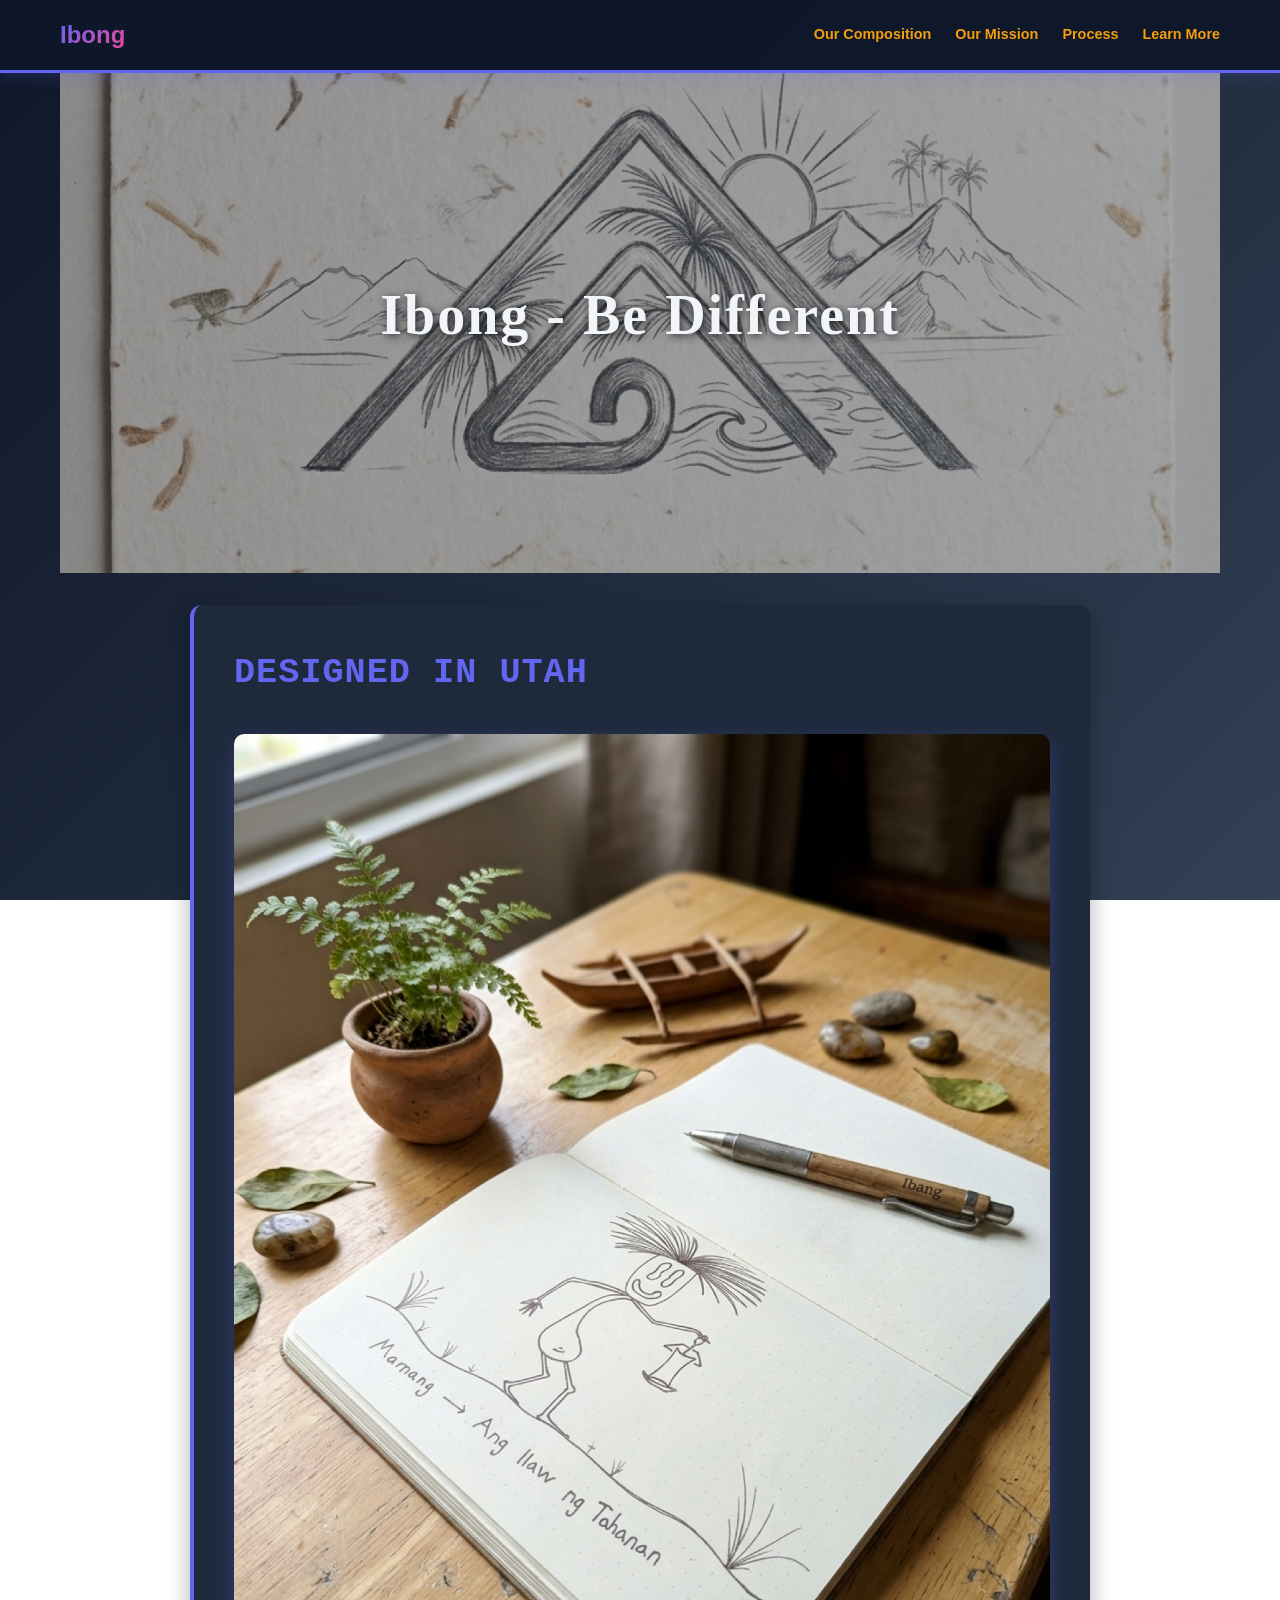
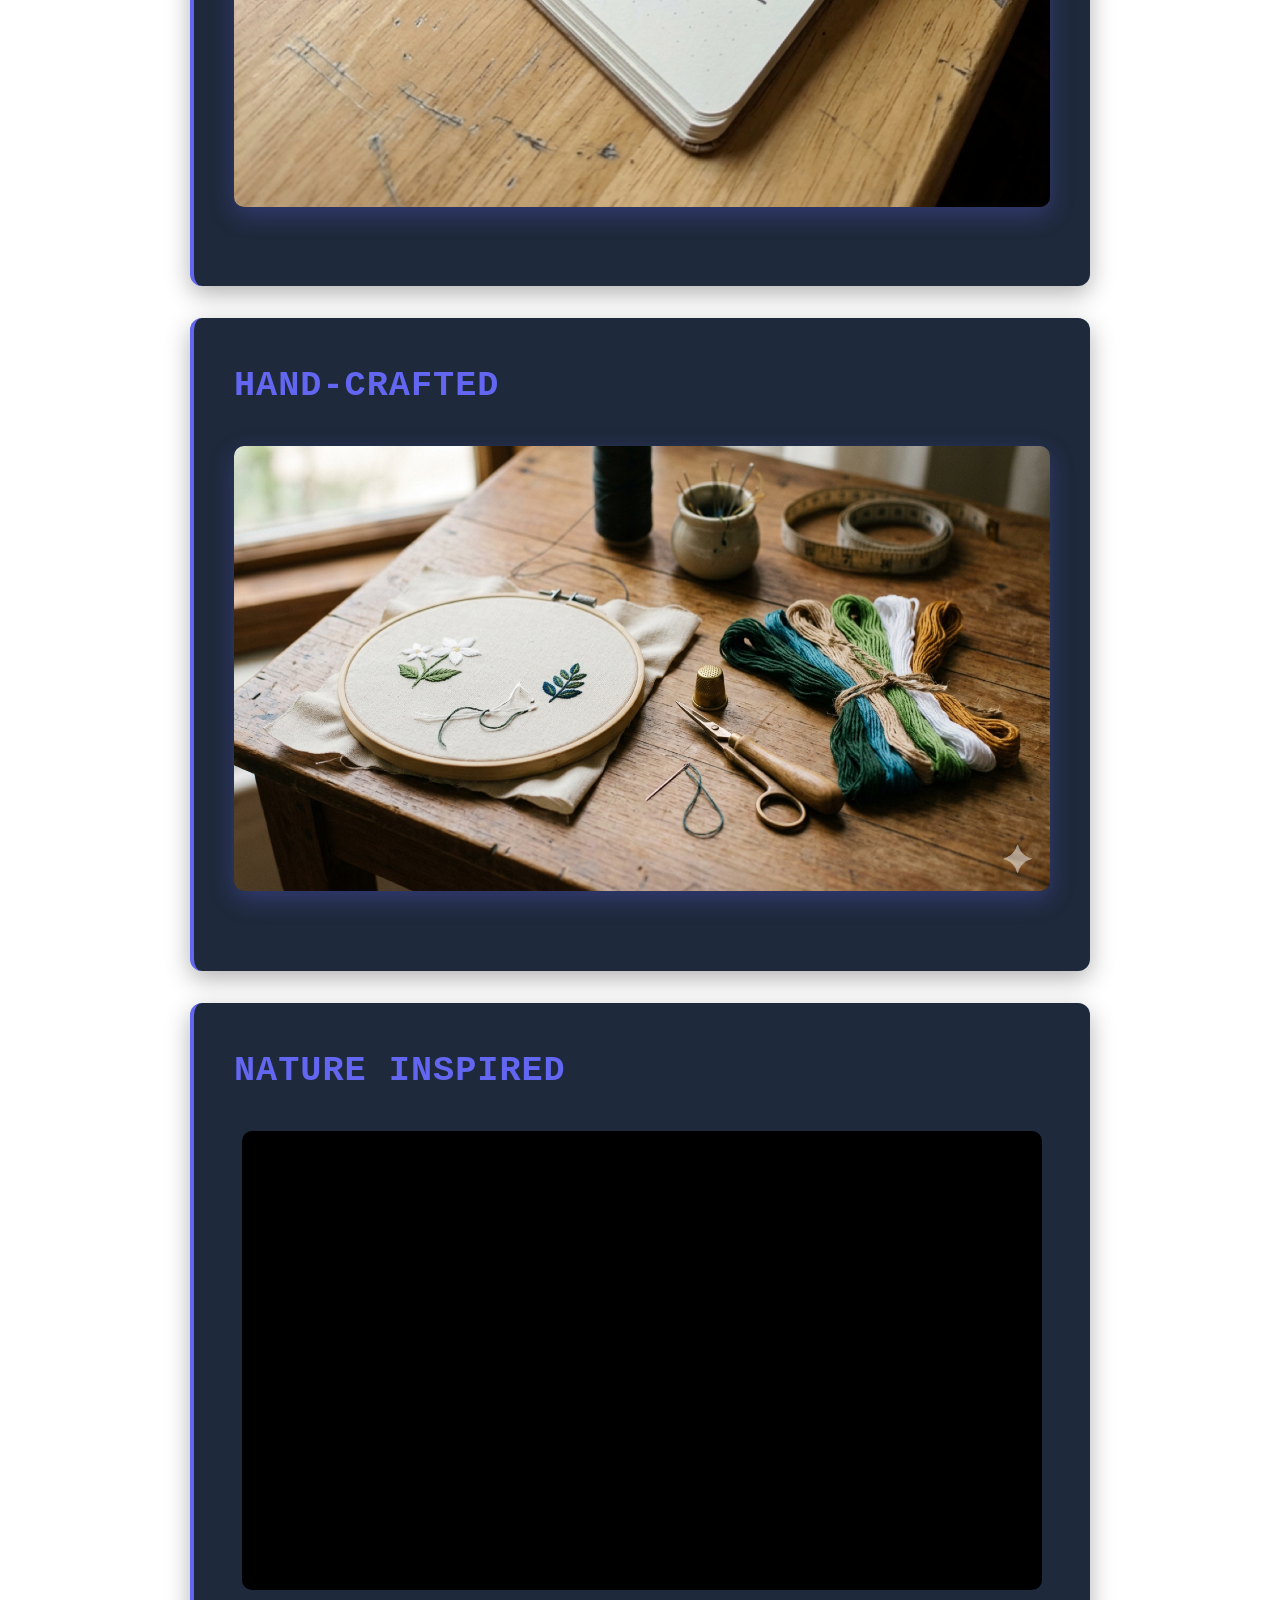
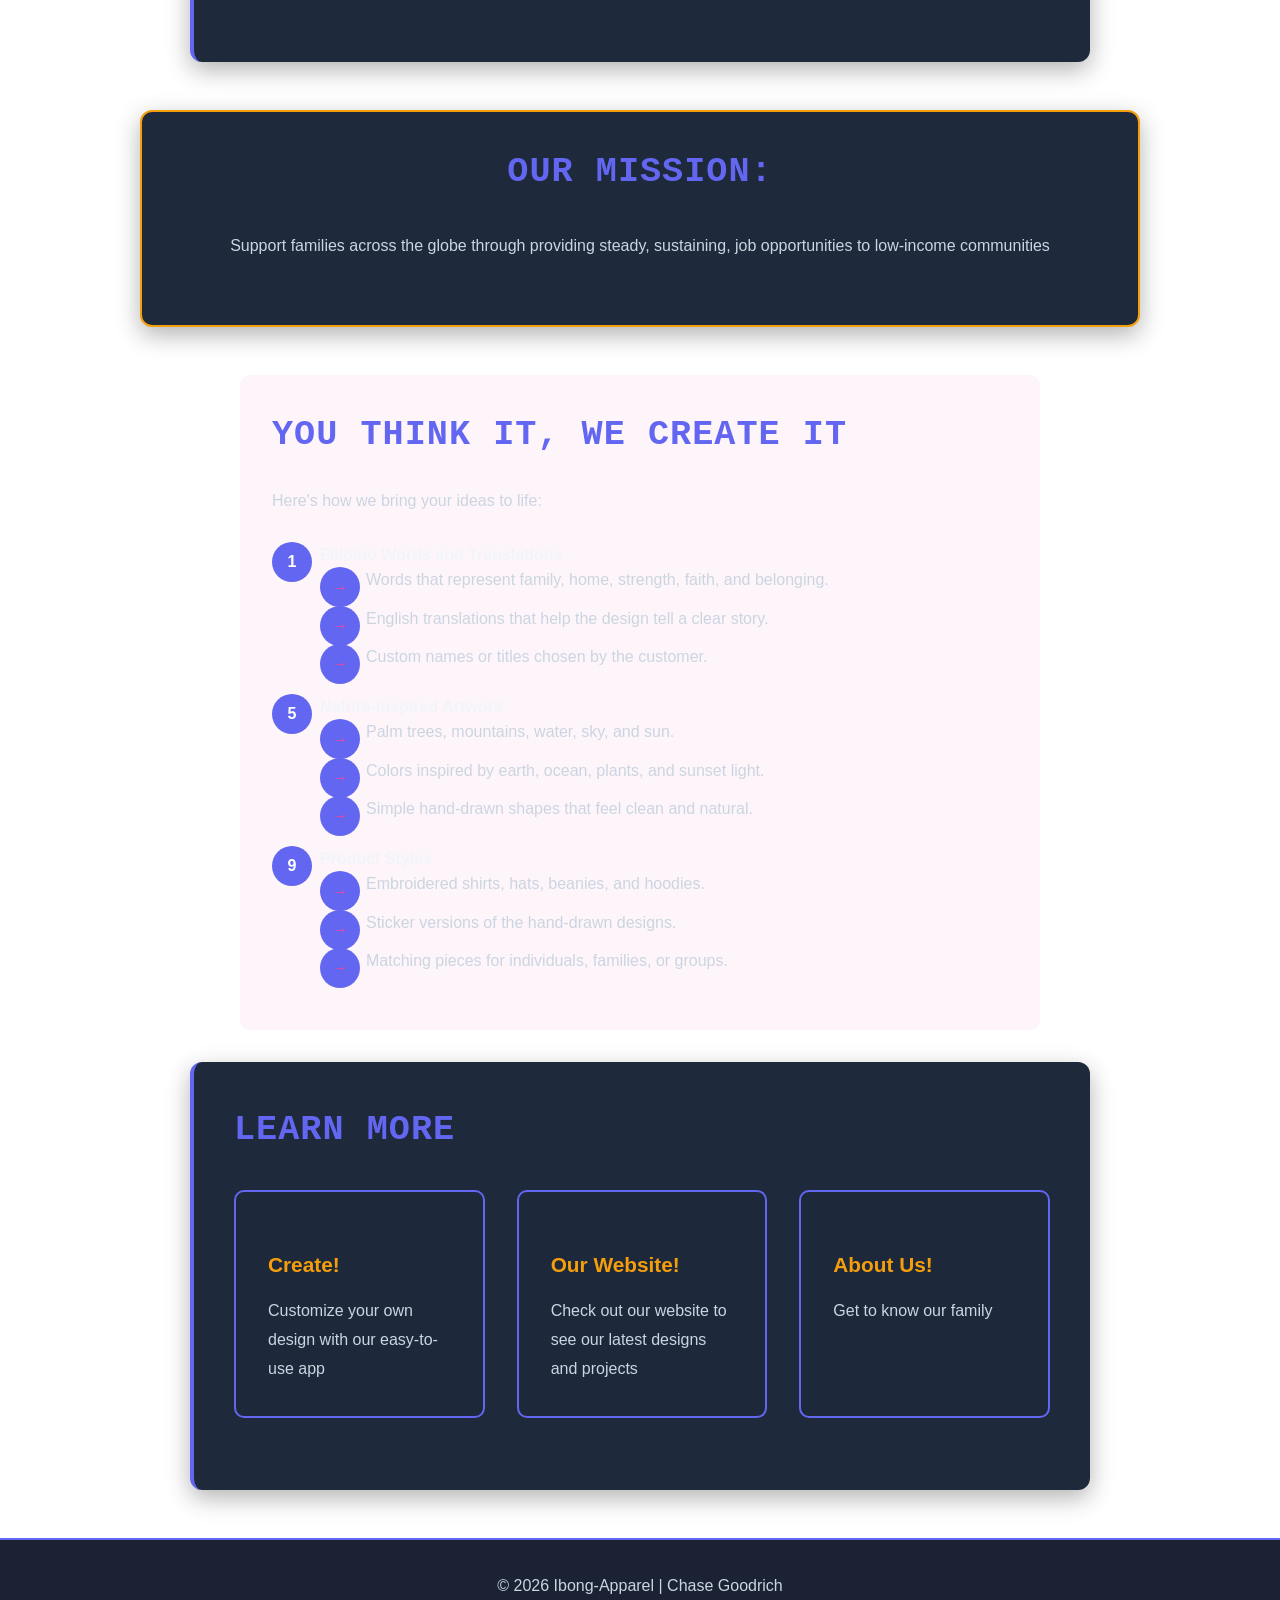
<file: index.html>
<!DOCTYPE html>
<html lang="en">
<head>
    <meta charset="UTF-8">
    <meta name="viewport" content="width=device-width, initial-scale=1.0">
    <title>Ibong - Be Different</title>
    <link rel="stylesheet" href="css/scratch-styles.css">
</head>
<body>
    <!-- Header with Anchors-->
    <header>
        <div class="header-content">
            <div class="brand-logo">Ibong</div>
            <nav>
                <a href="#our-composition">Our Composition</a>
                <a href="#our-mission">Our Mission</a>
                <a href="#process">Process</a>
                <a href="#learn-more">Learn More</a>
            </nav>
        </div>
    </header>
 
    <!-- Main Container -->
    <div class="container">
        <!-- Hero Section -->
        <div class="hero">
            <h1>Ibong - Be Different</h1>
        </div>


        <!-- Images -->
        <div class="content-section" id="our-composition">
            <h2>Designed in Utah</h2>
            
            <div class="image-showcase">
                <img src="assets/img/asthetic_draw_Ibang.png" alt="Aesthetic Drawing - Ibang Design">
            </div>

        </div>


         <div class="content-section" id="handcrafted">
            <h2>Hand-Crafted</h2>
            
            <div class="image-showcase">
                <img src="assets/img/materials2.png" alt="Aesthetic Drawing - Ibang Design">
            </div>
        </div>

    <!-- YouTube Embed -->
        <div class="content-section">
            <h2>Nature Inspired</h2>            
            <div class="video-container">
                <iframe width="560" height="315" src="https://www.youtube.com/embed/DAN0tBwDiR4" title="Design Trends 2024" allowfullscreen></iframe>
            </div>
            

        </div>

 <!-- Tableau -->
        <div class="tableau-container" id="our-mission">
            <h2>Our Mission:</h2>
            <p style="text-align: center; margin-bottom: 2rem;">Support families across the globe through providing steady, sustaining, job opportunities to low-income communities</p>
            
            <div id="tableau-embed">
                <div class='tableauPlaceholder' id='viz1781401687421' style='position: relative'><noscript><a href='#'><img alt=' ' src='https:&#47;&#47;public.tableau.com&#47;static&#47;images&#47;P2&#47;P23PWC26J&#47;1_rss.png' style='border: none' /></a></noscript><object class='tableauViz'  style='display:none;'><param name='host_url' value='https%3A%2F%2Fpublic.tableau.com%2F' /> <param name='embed_code_version' value='3' /> <param name='path' value='shared&#47;P23PWC26J' /> <param name='toolbar' value='yes' /><param name='static_image' value='https:&#47;&#47;public.tableau.com&#47;static&#47;images&#47;P2&#47;P23PWC26J&#47;1.png' /> <param name='animate_transition' value='yes' /><param name='display_static_image' value='yes' /><param name='display_spinner' value='yes' /><param name='display_overlay' value='yes' /><param name='display_count' value='yes' /><param name='language' value='en-US' /></object></div>                <script type='text/javascript'>                    var divElement = document.getElementById('viz1781401687421');                    var vizElement = divElement.getElementsByTagName('object')[0];                    if ( divElement.offsetWidth > 800 ) { vizElement.style.minWidth='1016px';vizElement.style.maxWidth='100%';vizElement.style.minHeight='499px';vizElement.style.maxHeight='499px';} else if ( divElement.offsetWidth > 500 ) { vizElement.style.minWidth='1016px';vizElement.style.maxWidth='100%';vizElement.style.minHeight='499px';vizElement.style.maxHeight='499px';} else { vizElement.style.minWidth='1016px';vizElement.style.maxWidth='100%';vizElement.style.minHeight='499px';vizElement.style.maxHeight='499px';}                     var scriptElement = document.createElement('script');                    scriptElement.src = 'https://public.tableau.com/javascripts/api/viz_v1.js';                    vizElement.parentNode.insertBefore(scriptElement, vizElement);                </script>
            </div>
        </div>


         <!-- Unordered list and ordered list -->
        <div class="list-section" id="process">
            <h2>You think it, we create it</h2>
            <p>Here's how we bring your ideas to life:</p>
            <br>
            <ol>
                <li>
                    <strong>Filipino Words and Translations</strong>
                    <ul>
                        <li>Words that represent family, home, strength, faith, and belonging.</li>
                        <li>English translations that help the design tell a clear story.</li>
                        <li>Custom names or titles chosen by the customer.</li>
                    </ul>
                </li>
                <li>
                    <strong>Nature-Inspired Artwork</strong>
                    <ul>
                        <li>Palm trees, mountains, water, sky, and sun.</li>
                        <li>Colors inspired by earth, ocean, plants, and sunset light.</li>
                        <li>Simple hand-drawn shapes that feel clean and natural.</li>
                    </ul>
                </li>
                <li>
                    <strong>Product Styles</strong>
                    <ul>
                        <li>Embroidered shirts, hats, beanies, and hoodies.</li>
                        <li>Sticker versions of the hand-drawn designs.</li>
                        <li>Matching pieces for individuals, families, or groups.</li>
                    </ul>
                </li>
            </ol>
        </div>


        <!-- Navigation -->
        <section id="learn-more" class="content-section">
            <h2>Learn More</h2>
            <div class="features-grid">
                <a href="apps/webapp.html" class="feature-card" style="text-decoration: none; color: inherit;">
                    <h3>Create!</h3>
                    <p>Customize your own design with our easy-to-use app</p>
                </a>
                <a href="html/index_ibang.html" class="feature-card" style="text-decoration: none; color: inherit;">
                    <h3>Our Website!</h3>
                    <p>Check out our website to see our latest designs and projects</p>
                </a>
                <a href="html/resume.html" class="feature-card" style="text-decoration: none; color: inherit;">
                    <h3>About Us!</h3>
                    <p>Get to know our family</p>
                </a>
            </div>
        </section>

    </div>

    <!-- Footer -->
    <footer id="top">
        <p>© 2026 Ibong-Apparel | Chase Goodrich</p>
    </footer>
</body>
</html>
</file>
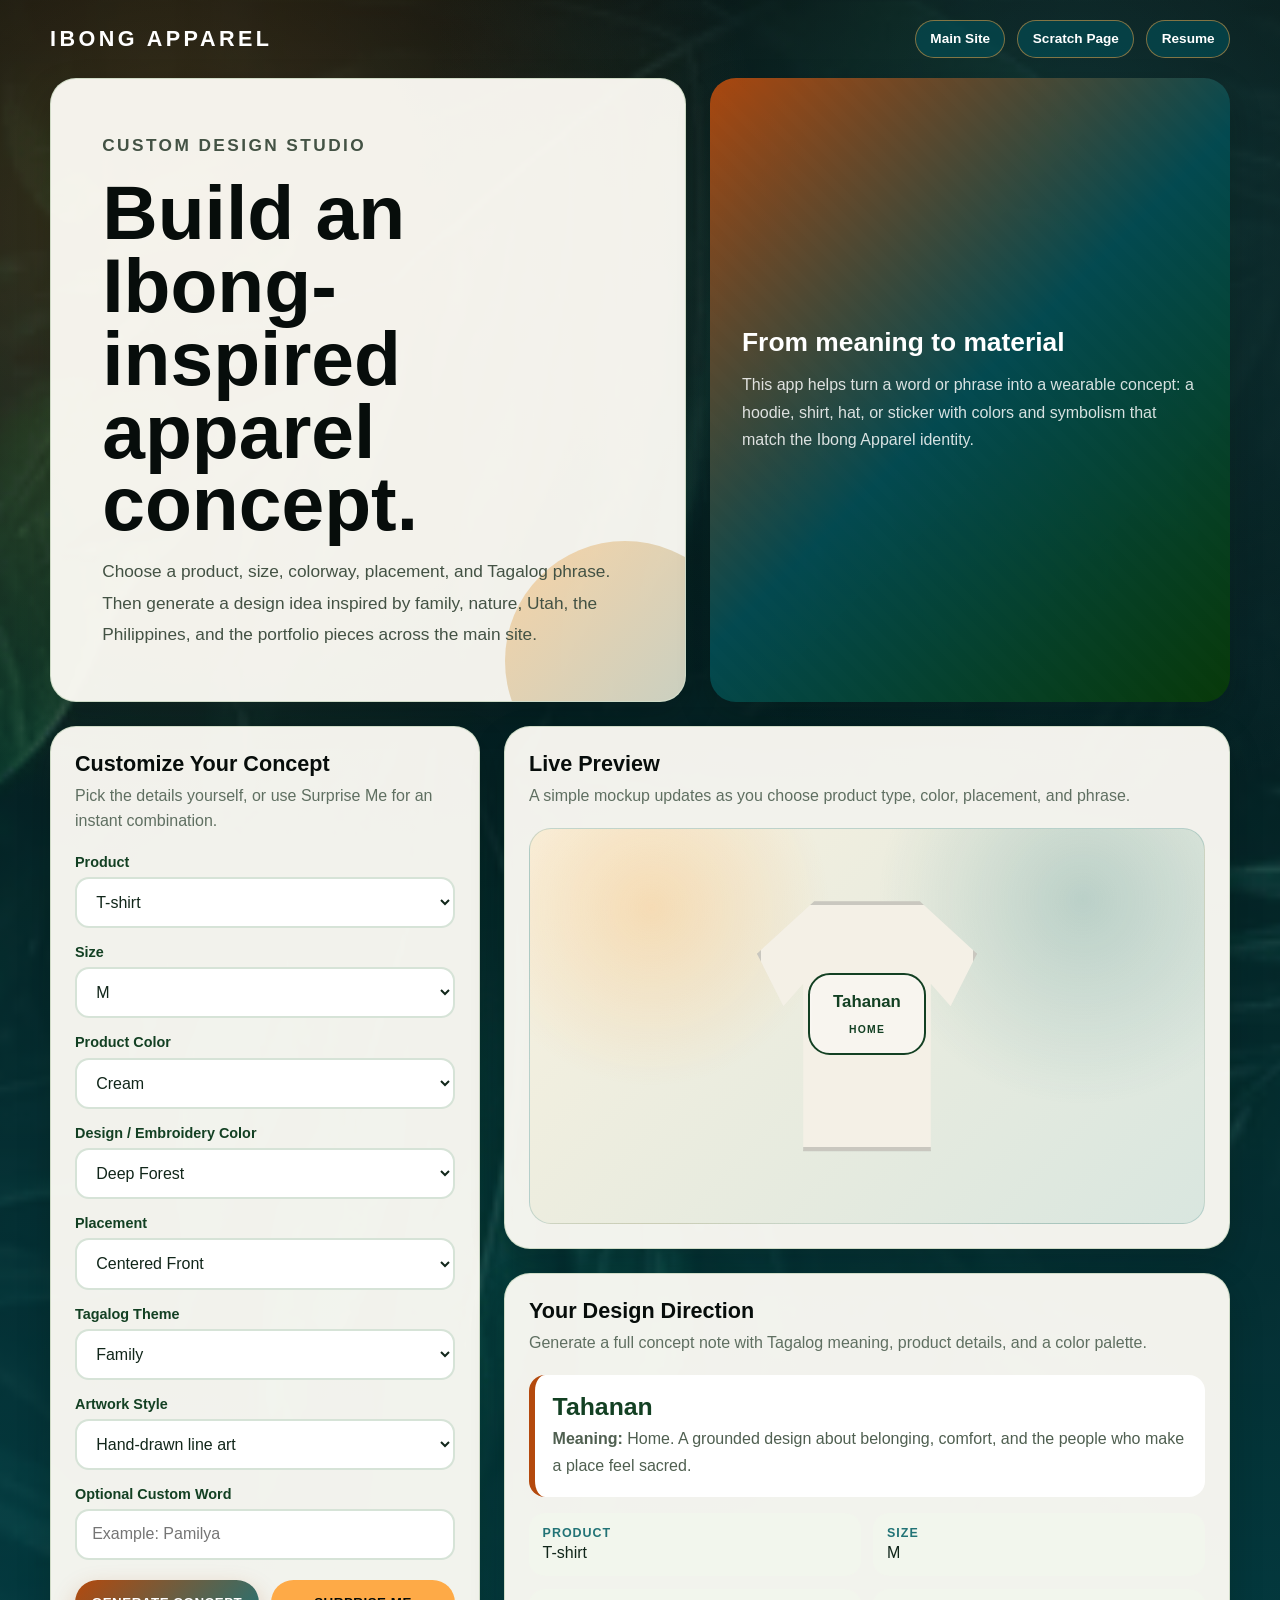
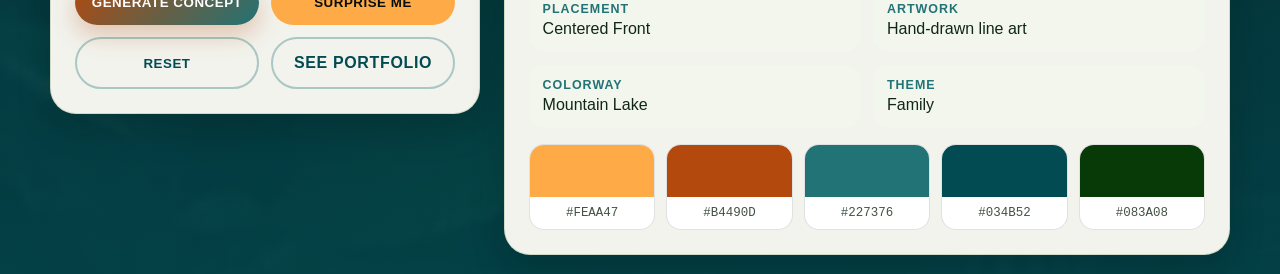
<file: apps/webapp.html>
<!DOCTYPE html>
<html lang="en">
<head>
    <meta charset="UTF-8">
    <meta name="viewport" content="width=device-width, initial-scale=1.0">
    <title>Ibong Apparel Design Studio</title>
    <style>
        :root {
            --sage: #A5BF99;
            --green: #347338;
            --deep-green: #134023;
            --ink: #11261A;
            --black-green: #070D0B;
            --cream: #F4F0E6;
            --paper: #FFFDF7;
            --sunset: #FEAA47;
            --canyon: #B4490D;
            --lake: #227376;
            --deep-lake: #034B52;
            --pine: #083A08;
            --shadow: rgba(7, 13, 11, 0.28);
        }

        * {
            box-sizing: border-box;
            margin: 0;
            padding: 0;
        }

        body {
            min-height: 100vh;
            font-family: "Segoe UI", Arial, sans-serif;
            color: var(--ink);
            background:
                radial-gradient(circle at 14% 12%, rgba(254, 170, 71, 0.22), transparent 30%),
                radial-gradient(circle at 84% 8%, rgba(34, 115, 118, 0.35), transparent 32%),
                linear-gradient(rgba(7, 13, 11, 0.72), rgba(3, 75, 82, 0.82)),
                url("../assets/img/leaves.png") center / cover;
            padding: 1.25rem;
        }

        a {
            color: inherit;
        }

        .app-shell {
            width: min(1180px, 100%);
            margin: 0 auto;
        }

        .topbar {
            display: flex;
            justify-content: space-between;
            align-items: center;
            gap: 1rem;
            margin-bottom: 1.25rem;
            color: white;
        }

        .brand {
            letter-spacing: 0.16em;
            text-transform: uppercase;
            font-weight: 800;
            font-size: clamp(1rem, 3vw, 1.35rem);
        }

        .nav-links {
            display: flex;
            gap: 0.75rem;
            flex-wrap: wrap;
            justify-content: flex-end;
        }

        .nav-links a {
            padding: 0.65rem 0.9rem;
            border: 1px solid rgba(254, 170, 71, 0.5);
            border-radius: 999px;
            text-decoration: none;
            color: white;
            background: rgba(3, 75, 82, 0.7);
            font-size: 0.85rem;
            font-weight: 700;
        }

        .hero {
            display: grid;
            grid-template-columns: 1.1fr 0.9fr;
            gap: 1.5rem;
            align-items: stretch;
            margin-bottom: 1.5rem;
        }

        .hero-card,
        .panel,
        .preview-card,
        .result-card {
            border: 1px solid rgba(165, 191, 153, 0.45);
            background: rgba(255, 253, 247, 0.95);
            box-shadow: 0 14px 34px rgba(7, 13, 11, 0.2);
            border-radius: 26px;
            contain: layout paint;
        }

        .hero-card {
            padding: clamp(2rem, 4vw, 3.5rem);
            position: relative;
            overflow: hidden;
        }

        .hero-card::after {
            content: "";
            position: absolute;
            right: -60px;
            bottom: -80px;
            width: 240px;
            height: 240px;
            border-radius: 50%;
            background: linear-gradient(135deg, rgba(254, 170, 71, 0.42), rgba(34, 115, 118, 0.28));
        }

        .eyebrow {
            color: var(--canyon);
            font-weight: 900;
            letter-spacing: 0.14em;
            text-transform: uppercase;
            font-size: 0.78rem;
            margin-bottom: 0.9rem;
        }

        h1 {
            max-width: 760px;
            color: var(--black-green);
            font-size: clamp(2.3rem, 6vw, 4.8rem);
            line-height: 0.95;
            margin-bottom: 1rem;
        }

        .hero-card p {
            max-width: 680px;
            color: #435244;
            font-size: 1.08rem;
            line-height: 1.8;
            position: relative;
            z-index: 1;
        }

        .mission-card {
            padding: 2rem;
            display: flex;
            flex-direction: column;
            justify-content: center;
            color: white;
            background:
                linear-gradient(135deg, rgba(180, 73, 13, 0.94), rgba(3, 75, 82, 0.95), rgba(8, 58, 8, 0.96)),
                repeating-linear-gradient(45deg, rgba(255, 255, 255, 0.08) 0 8px, transparent 8px 18px);
            border-radius: 26px;
            box-shadow: 0 14px 34px rgba(7, 13, 11, 0.2);
            contain: layout paint;
        }

        .mission-card h2 {
            font-size: 1.65rem;
            margin-bottom: 0.85rem;
        }

        .mission-card p {
            color: rgba(255, 255, 255, 0.84);
            line-height: 1.7;
        }

        .studio-grid {
            display: grid;
            grid-template-columns: minmax(280px, 430px) 1fr;
            gap: 1.5rem;
            align-items: start;
        }

        .panel {
            padding: 1.5rem;
        }

        .panel h2,
        .preview-card h2,
        .result-card h2 {
            color: var(--black-green);
            font-size: 1.35rem;
            margin-bottom: 0.35rem;
        }

        .panel .helper,
        .preview-card .helper,
        .result-card .helper {
            color: #5f6f61;
            line-height: 1.6;
            margin-bottom: 1.25rem;
        }

        .field-grid {
            display: grid;
            gap: 1rem;
        }

        label {
            display: block;
            color: var(--deep-green);
            font-weight: 800;
            margin-bottom: 0.45rem;
            font-size: 0.9rem;
        }

        select,
        input[type="text"] {
            width: 100%;
            border: 2px solid rgba(52, 115, 56, 0.2);
            border-radius: 14px;
            padding: 0.88rem 0.95rem;
            color: var(--ink);
            background: #fff;
            font: inherit;
            outline: none;
        }

        select:focus,
        input[type="text"]:focus {
            border-color: var(--lake);
            box-shadow: 0 0 0 4px rgba(34, 115, 118, 0.22);
        }

        .button-row {
            display: grid;
            grid-template-columns: 1fr 1fr;
            gap: 0.75rem;
            margin-top: 1.25rem;
        }

        button,
        .button-link {
            border: 0;
            border-radius: 999px;
            padding: 0.95rem 1rem;
            cursor: pointer;
            font-weight: 900;
            letter-spacing: 0.04em;
            text-transform: uppercase;
            text-align: center;
            text-decoration: none;
            transition: transform 0.2s ease, box-shadow 0.2s ease, background 0.2s ease;
        }

        button:hover,
        .button-link:hover {
            transform: translateY(-2px);
        }

        .primary-btn {
            color: white;
            background: linear-gradient(135deg, var(--canyon), var(--lake));
            box-shadow: 0 10px 24px rgba(180, 73, 13, 0.28);
        }

        .secondary-btn {
            color: var(--black-green);
            background: var(--sunset);
        }

        .ghost-btn {
            color: var(--deep-lake);
            border: 2px solid rgba(34, 115, 118, 0.35);
            background: transparent;
        }

        .preview-stack {
            display: grid;
            gap: 1.5rem;
        }

        .preview-card,
        .result-card {
            padding: 1.5rem;
        }

        .preview-stage {
            min-height: 390px;
            display: grid;
            place-items: center;
            border-radius: 22px;
            background:
                radial-gradient(circle at 18% 20%, rgba(254, 170, 71, 0.28), transparent 28%),
                radial-gradient(circle at 82% 18%, rgba(34, 115, 118, 0.22), transparent 32%),
                linear-gradient(135deg, #f8f1df, #d9e6df);
            border: 1px solid rgba(34, 115, 118, 0.2);
            margin-top: 1rem;
            padding: 2rem 1rem;
            overflow: hidden;
        }

        .product-preview {
            --product-color: #F4F0E6;
            position: relative;
            width: min(320px, 80vw);
            height: 330px;
            display: grid;
            place-items: center;
        }

        .garment {
            position: relative;
            width: 220px;
            height: 250px;
            background: var(--product-color);
            border: 4px solid rgba(7, 13, 11, 0.18);
            box-shadow: 0 12px 22px rgba(7, 13, 11, 0.16);
            transition: background 0.2s ease;
        }

        .product-preview.shirt .garment {
            border-radius: 34px 34px 26px 26px;
            clip-path: polygon(26% 0, 74% 0, 100% 21%, 88% 42%, 79% 33%, 79% 100%, 21% 100%, 21% 33%, 12% 42%, 0 21%);
        }

        .product-preview.hoodie .garment {
            height: 270px;
            border-radius: 50px 50px 24px 24px;
            clip-path: polygon(21% 8%, 34% 0, 66% 0, 79% 8%, 100% 25%, 87% 44%, 79% 36%, 79% 100%, 21% 100%, 21% 36%, 13% 44%, 0 25%);
        }

        .product-preview.hoodie .garment::before {
            content: "";
            position: absolute;
            top: 10px;
            left: 50%;
            width: 92px;
            height: 58px;
            transform: translateX(-50%);
            border: 4px solid rgba(7, 13, 11, 0.16);
            border-bottom: 0;
            border-radius: 50px 50px 18px 18px;
        }

        .product-preview.hat .garment {
            width: 240px;
            height: 145px;
            border-radius: 120px 120px 28px 28px;
            clip-path: none;
        }

        .product-preview.hat .garment::after {
            content: "";
            position: absolute;
            left: 50%;
            bottom: -24px;
            width: 190px;
            height: 34px;
            transform: translateX(-50%);
            background: inherit;
            border: 4px solid rgba(7, 13, 11, 0.18);
            border-top: 0;
            border-radius: 0 0 90px 90px;
        }

        .product-preview.sticker .garment {
            width: 240px;
            height: 240px;
            border-radius: 48px;
            clip-path: none;
            background: #fff;
        }

        .product-preview.sticker .garment::before {
            content: "";
            position: absolute;
            inset: 14px;
            border: 3px dashed rgba(52, 115, 56, 0.45);
            border-radius: 36px;
        }

        .design-mark {
            position: absolute;
            z-index: 2;
            width: 118px;
            min-height: 82px;
            display: grid;
            place-items: center;
            padding: 0.9rem;
            border-radius: 22px;
            color: var(--design-color, #134023);
            background: rgba(255, 255, 255, 0.34);
            border: 2px solid currentColor;
            text-align: center;
            font-weight: 900;
            line-height: 1.1;
            box-shadow: inset 0 0 0 2px rgba(255, 255, 255, 0.12);
        }

        .design-mark .tagalog {
            display: block;
            font-size: 1.05rem;
        }

        .design-mark .translation {
            display: block;
            margin-top: 0.35rem;
            font-size: 0.65rem;
            letter-spacing: 0.12em;
            text-transform: uppercase;
        }

        .placement-left-chest .design-mark {
            width: 82px;
            min-height: 58px;
            top: 102px;
            left: 94px;
            font-size: 0.78rem;
        }

        .placement-center .design-mark {
            top: 112px;
            left: 50%;
            transform: translateX(-50%);
        }

        .placement-back .design-mark {
            top: 90px;
            left: 50%;
            width: 145px;
            min-height: 105px;
            transform: translateX(-50%);
        }

        .placement-sleeve .design-mark {
            width: 70px;
            min-height: 56px;
            top: 88px;
            right: 32px;
            font-size: 0.7rem;
            transform: rotate(8deg);
        }

        .product-preview.hat .design-mark {
            top: 120px;
            left: 50%;
            width: 130px;
            min-height: 54px;
            transform: translateX(-50%);
        }

        .product-preview.sticker .design-mark {
            top: 82px;
            left: 50%;
            width: 150px;
            min-height: 104px;
            transform: translateX(-50%);
            background: rgba(165, 191, 153, 0.16);
        }

        .palette-strip {
            display: flex;
            flex-wrap: wrap;
            gap: 0.7rem;
            margin-top: 1rem;
        }

        .swatch {
            flex: 1 1 95px;
            min-width: 95px;
            overflow: hidden;
            border-radius: 15px;
            border: 1px solid rgba(7, 13, 11, 0.12);
            background: #fff;
        }

        .swatch-color {
            height: 52px;
        }

        .swatch span {
            display: block;
            padding: 0.55rem;
            color: #435244;
            font-family: "Courier New", monospace;
            font-size: 0.78rem;
            text-align: center;
        }

        .summary-grid {
            display: grid;
            grid-template-columns: repeat(2, minmax(0, 1fr));
            gap: 0.8rem;
            margin-top: 1rem;
        }

        .summary-item {
            padding: 0.85rem;
            border-radius: 16px;
            background: #f2f6ed;
        }

        .summary-item strong {
            display: block;
            color: var(--lake);
            font-size: 0.78rem;
            letter-spacing: 0.08em;
            text-transform: uppercase;
            margin-bottom: 0.25rem;
        }

        .phrase-card {
            margin-top: 1rem;
            padding: 1.1rem;
            border-left: 6px solid var(--canyon);
            border-radius: 16px;
            background: #fff;
        }

        .phrase-card h3 {
            color: var(--deep-green);
            font-size: 1.55rem;
            margin-bottom: 0.35rem;
        }

        .phrase-card p {
            color: #4f5f50;
            line-height: 1.65;
        }

        @media (max-width: 900px) {
            .hero,
            .studio-grid {
                grid-template-columns: 1fr;
            }

            .topbar {
                align-items: flex-start;
                flex-direction: column;
            }

            .nav-links {
                justify-content: flex-start;
            }
        }

        @media (max-width: 560px) {
            body {
                padding: 0.75rem;
            }

            .hero-card,
            .mission-card,
            .panel,
            .preview-card,
            .result-card {
                border-radius: 18px;
                padding: 1.15rem;
            }

            .button-row,
            .summary-grid {
                grid-template-columns: 1fr;
            }

            .preview-stage {
                min-height: 320px;
            }

            .product-preview {
                transform: scale(0.86);
            }
        }

        @media (prefers-reduced-motion: reduce) {
            *,
            *::before,
            *::after {
                transition-duration: 0.01ms !important;
                animation-duration: 0.01ms !important;
                animation-iteration-count: 1 !important;
                scroll-behavior: auto !important;
            }
        }
    </style>
</head>
<body>
    <main class="app-shell">
        <div class="topbar">
            <div class="brand">Ibong Apparel</div>
            <nav class="nav-links" aria-label="App navigation">
                <a href="../html/index_ibang.html">Main Site</a>
                <a href="../index.html">Scratch Page</a>
                <a href="../html/resume.html">Resume</a>
            </nav>
        </div>

        <section class="hero" aria-labelledby="studio-title">
            <div class="hero-card">
                <p class="eyebrow">Custom Design Studio</p>
                <h1 id="studio-title">Build an Ibong-inspired apparel concept.</h1>
                <p>Choose a product, size, colorway, placement, and Tagalog phrase. Then generate a design idea inspired by family, nature, Utah, the Philippines, and the portfolio pieces across the main site.</p>
            </div>
            <aside class="mission-card">
                <h2>From meaning to material</h2>
                <p>This app helps turn a word or phrase into a wearable concept: a hoodie, shirt, hat, or sticker with colors and symbolism that match the Ibong Apparel identity.</p>
            </aside>
        </section>

        <section class="studio-grid" aria-label="Design generator">
            <form class="panel" id="designForm">
                <h2>Customize Your Concept</h2>
                <p class="helper">Pick the details yourself, or use Surprise Me for an instant combination.</p>

                <div class="field-grid">
                    <div>
                        <label for="product">Product</label>
                        <select id="product">
                            <option value="shirt">T-shirt</option>
                            <option value="hoodie">Hoodie</option>
                            <option value="hat">Hat</option>
                            <option value="sticker">Sticker</option>
                        </select>
                    </div>

                    <div>
                        <label for="size">Size</label>
                        <select id="size">
                            <option>XS</option>
                            <option>S</option>
                            <option selected>M</option>
                            <option>L</option>
                            <option>XL</option>
                            <option>2XL</option>
                        </select>
                    </div>

                    <div>
                        <label for="baseColor">Product Color</label>
                        <select id="baseColor">
                            <option value="#F4F0E6">Cream</option>
                            <option value="#FEAA47">Sunset Orange</option>
                            <option value="#B4490D">Canyon Rust</option>
                            <option value="#227376">Lake Teal</option>
                            <option value="#034B52">Deep Lake</option>
                            <option value="#083A08">Pine Green</option>
                            <option value="#A5BF99">Sage</option>
                            <option value="#347338">Fern Green</option>
                            <option value="#134023">Deep Forest</option>
                            <option value="#11261A">Ink Green</option>
                            <option value="#070D0B">Almost Black</option>
                        </select>
                    </div>

                    <div>
                        <label for="inkColor">Design / Embroidery Color</label>
                        <select id="inkColor">
                            <option value="#134023">Deep Forest</option>
                            <option value="#FEAA47">Sunset Orange</option>
                            <option value="#B4490D">Canyon Rust</option>
                            <option value="#227376">Lake Teal</option>
                            <option value="#034B52">Deep Lake</option>
                            <option value="#083A08">Pine Green</option>
                            <option value="#A5BF99">Sage</option>
                            <option value="#F4F0E6">Cream</option>
                            <option value="#FFFFFF">White</option>
                            <option value="#070D0B">Almost Black</option>
                        </select>
                    </div>

                    <div>
                        <label for="placement">Placement</label>
                        <select id="placement">
                            <option value="placement-left-chest">Left Chest</option>
                            <option value="placement-center" selected>Centered Front</option>
                            <option value="placement-back">Back Graphic</option>
                            <option value="placement-sleeve">Sleeve Detail</option>
                        </select>
                    </div>

                    <div>
                        <label for="theme">Tagalog Theme</label>
                        <select id="theme">
                            <option value="family">Family</option>
                            <option value="home">Home</option>
                            <option value="strength">Strength</option>
                            <option value="nature">Nature</option>
                            <option value="service">Giving Back</option>
                        </select>
                    </div>

                    <div>
                        <label for="artStyle">Artwork Style</label>
                        <select id="artStyle">
                            <option>Hand-drawn line art</option>
                            <option>Minimal embroidery</option>
                            <option>Nature frame</option>
                            <option>Bold back graphic</option>
                            <option>Sticker badge</option>
                        </select>
                    </div>

                    <div>
                        <label for="customText">Optional Custom Word</label>
                        <input id="customText" type="text" maxlength="24" placeholder="Example: Pamilya">
                    </div>
                </div>

                <div class="button-row">
                    <button class="primary-btn" type="button" id="generateBtn">Generate Concept</button>
                    <button class="secondary-btn" type="button" id="surpriseBtn">Surprise Me</button>
                    <button class="ghost-btn" type="button" id="resetBtn">Reset</button>
                    <a class="button-link ghost-btn" href="../html/index_ibang.html#portfolio">See Portfolio</a>
                </div>
            </form>

            <div class="preview-stack">
                <section class="preview-card" aria-live="polite">
                    <h2>Live Preview</h2>
                    <p class="helper">A simple mockup updates as you choose product type, color, placement, and phrase.</p>
                    <div class="preview-stage">
                        <div class="product-preview shirt placement-center" id="productPreview">
                            <div class="garment"></div>
                            <div class="design-mark" id="designMark">
                                <span class="tagalog">Tahanan</span>
                                <span class="translation">Home</span>
                            </div>
                        </div>
                    </div>
                </section>

                <section class="result-card">
                    <h2>Your Design Direction</h2>
                    <p class="helper">Generate a full concept note with Tagalog meaning, product details, and a color palette.</p>
                    <div id="result">
                        <div class="phrase-card">
                            <h3>Tahanan</h3>
                            <p><strong>Meaning:</strong> Home. A warm starting point for a design about family, belonging, and the light of the home.</p>
                        </div>
                        <div class="summary-grid" id="summary"></div>
                        <div class="palette-strip" id="palette"></div>
                    </div>
                </section>
            </div>
        </section>
    </main>

    <script>
        const phrases = [
            {
                theme: "family",
                word: "Ate",
                meaning: "Older sister",
                concept: "A gentle design inspired by care, wisdom, and the calm confidence of an older sister."
            },
            {
                theme: "family",
                word: "Kuya",
                meaning: "Older brother",
                concept: "A protective design built around guidance, loyalty, and looking out for others."
            },
            {
                theme: "family",
                word: "Mamang",
                meaning: "Mother",
                concept: "A warm family design connected to nurturing, sacrifice, and the light inside the home."
            },
            {
                theme: "family",
                word: "Papang",
                meaning: "Pillar or support",
                concept: "A strong design about steady support, responsibility, and holding the family together."
            },
            {
                theme: "home",
                word: "Ang Ilaw ng Tahanan",
                meaning: "The light of the home",
                concept: "A home-centered phrase that fits a soft embroidered design with leaves, light, and family symbolism."
            },
            {
                theme: "home",
                word: "Tahanan",
                meaning: "Home",
                concept: "A grounded design about belonging, comfort, and the people who make a place feel sacred."
            },
            {
                theme: "strength",
                word: "Hindi Makasarili",
                meaning: "Not self-centered",
                concept: "A selfless design made for someone who supports others quietly and consistently."
            },
            {
                theme: "strength",
                word: "Lakas",
                meaning: "Strength",
                concept: "A bold design with mountain-inspired structure and strong contrast stitching."
            },
            {
                theme: "nature",
                word: "Maamong Kordero",
                meaning: "Gentle lamb",
                concept: "A peaceful design inspired by calm confidence, soft lines, and natural balance."
            },
            {
                theme: "nature",
                word: "Kalikasan",
                meaning: "Nature",
                concept: "A leaf-framed design that connects Utah landscapes with tropical Philippine influence."
            },
            {
                theme: "service",
                word: "Malasakit",
                meaning: "Compassion or sincere care",
                concept: "A purpose-driven design centered on giving back and caring for communities."
            },
            {
                theme: "service",
                word: "Pag-asa",
                meaning: "Hope",
                concept: "A clean design about opportunity, brighter futures, and support across the globe."
            }
        ];

        const palettes = [
            {
                name: "Mountain Lake",
                colors: ["#FEAA47", "#B4490D", "#227376", "#034B52", "#083A08"]
            },
            {
                name: "Alpine Sunset",
                colors: ["#FEAA47", "#F4F0E6", "#227376", "#034B52", "#11261A"]
            },
            {
                name: "Canyon Reflection",
                colors: ["#B4490D", "#FEAA47", "#227376", "#034B52", "#070D0B"]
            },
            {
                name: "Ibong Forest",
                colors: ["#A5BF99", "#347338", "#134023", "#11261A", "#070D0B"]
            },
            {
                name: "Moss and Cream",
                colors: ["#F4F0E6", "#DCE6D1", "#A5BF99", "#347338", "#11261A"]
            },
            {
                name: "Mountain Shade",
                colors: ["#ECE7DA", "#A5BF99", "#6F8F66", "#134023", "#070D0B"]
            },
            {
                name: "Tropical Night",
                colors: ["#FFFFFF", "#BFD8AF", "#347338", "#134023", "#070D0B"]
            },
            {
                name: "Light of Home",
                colors: ["#FFFDF7", "#F1D9A5", "#A5BF99", "#347338", "#11261A"]
            }
        ];

        const form = {
            product: document.getElementById("product"),
            size: document.getElementById("size"),
            baseColor: document.getElementById("baseColor"),
            inkColor: document.getElementById("inkColor"),
            placement: document.getElementById("placement"),
            theme: document.getElementById("theme"),
            artStyle: document.getElementById("artStyle"),
            customText: document.getElementById("customText")
        };

        const productPreview = document.getElementById("productPreview");
        const designMark = document.getElementById("designMark");
        const summary = document.getElementById("summary");
        const palette = document.getElementById("palette");
        const result = document.getElementById("result");

        let activePhrase = phrases.find((phrase) => phrase.word === "Tahanan");
        let activePalette = palettes[0];
        let customTextTimer;

        function getRandom(items) {
            return items[Math.floor(Math.random() * items.length)];
        }

        function escapeHTML(value) {
            return String(value).replace(/[&<>"']/g, (character) => ({
                "&": "&amp;",
                "<": "&lt;",
                ">": "&gt;",
                "\"": "&quot;",
                "'": "&#39;"
            })[character]);
        }

        function getPhrase() {
            const customWord = form.customText.value.trim();
            if (customWord) {
                return {
                    theme: form.theme.value,
                    word: customWord,
                    meaning: "Custom word",
                    concept: "A custom Ibong concept built around your own word and the meaning you bring to it."
                };
            }

            const matches = phrases.filter((phrase) => phrase.theme === form.theme.value);
            return getRandom(matches.length ? matches : phrases);
        }

        function updateSizes() {
            const current = form.size.value;
            const sizesByProduct = {
                shirt: ["XS", "S", "M", "L", "XL", "2XL"],
                hoodie: ["S", "M", "L", "XL", "2XL"],
                hat: ["One Size", "Youth", "Adult"],
                sticker: ["2 inch", "3 inch", "4 inch", "Sticker Pack"]
            };
            const sizes = sizesByProduct[form.product.value];

            form.size.innerHTML = sizes.map((size) => {
                const selected = size === current || (!sizes.includes(current) && size === sizes[0]);
                return `<option${selected ? " selected" : ""}>${size}</option>`;
            }).join("");
        }

        function updatePreview() {
            productPreview.className = `product-preview ${form.product.value} ${form.placement.value}`;
            productPreview.style.setProperty("--product-color", form.baseColor.value);
            productPreview.style.setProperty("--design-color", form.inkColor.value);
            designMark.querySelector(".tagalog").textContent = activePhrase.word;
            designMark.querySelector(".translation").textContent = activePhrase.meaning;
        }

        function renderSummary() {
            const items = [
                ["Product", form.product.options[form.product.selectedIndex].text],
                ["Size", form.size.value],
                ["Placement", form.placement.options[form.placement.selectedIndex].text],
                ["Artwork", form.artStyle.value],
                ["Colorway", activePalette.name],
                ["Theme", form.theme.options[form.theme.selectedIndex].text]
            ];

            summary.innerHTML = items.map(([label, value]) => `
                <div class="summary-item">
                    <strong>${escapeHTML(label)}</strong>
                    <span>${escapeHTML(value)}</span>
                </div>
            `).join("");
        }

        function renderPalette() {
            palette.innerHTML = activePalette.colors.map((color) => `
                <div class="swatch">
                    <div class="swatch-color" style="background: ${color};"></div>
                    <span>${color}</span>
                </div>
            `).join("");
        }

        function renderResult() {
            result.querySelector(".phrase-card").innerHTML = `
                <h3>${escapeHTML(activePhrase.word)}</h3>
                <p><strong>Meaning:</strong> ${escapeHTML(activePhrase.meaning)}. ${escapeHTML(activePhrase.concept)}</p>
            `;
            renderSummary();
            renderPalette();
            updatePreview();
        }

        function generateConcept() {
            activePhrase = getPhrase();
            activePalette = getRandom(palettes);
            renderResult();
        }

        function surpriseMe() {
            form.product.value = getRandom(["shirt", "hoodie", "hat", "sticker"]);
            updateSizes();
            form.baseColor.value = getRandom(["#F4F0E6", "#FEAA47", "#B4490D", "#227376", "#034B52", "#083A08", "#A5BF99", "#347338", "#134023", "#11261A", "#070D0B"]);
            form.inkColor.value = getRandom(["#134023", "#FEAA47", "#B4490D", "#227376", "#034B52", "#083A08", "#A5BF99", "#F4F0E6", "#FFFFFF", "#070D0B"]);
            form.placement.value = getRandom(["placement-left-chest", "placement-center", "placement-back", "placement-sleeve"]);
            form.theme.value = getRandom(["family", "home", "strength", "nature", "service"]);
            form.artStyle.value = getRandom(["Hand-drawn line art", "Minimal embroidery", "Nature frame", "Bold back graphic", "Sticker badge"]);
            form.customText.value = "";
            generateConcept();
        }

        function resetApp() {
            form.product.value = "shirt";
            updateSizes();
            form.size.value = "M";
            form.baseColor.value = "#F4F0E6";
            form.inkColor.value = "#134023";
            form.placement.value = "placement-center";
            form.theme.value = "home";
            form.artStyle.value = "Hand-drawn line art";
            form.customText.value = "";
            activePhrase = phrases.find((phrase) => phrase.word === "Tahanan");
            activePalette = palettes[0];
            renderResult();
        }

        document.getElementById("generateBtn").addEventListener("click", generateConcept);
        document.getElementById("surpriseBtn").addEventListener("click", surpriseMe);
        document.getElementById("resetBtn").addEventListener("click", resetApp);

        Object.values(form).forEach((input) => {
            input.addEventListener("change", () => {
                if (input === form.product) {
                    updateSizes();
                }
                if (input === form.theme || input === form.customText) {
                    activePhrase = getPhrase();
                }
                updatePreview();
                renderSummary();
            });
        });

        form.customText.addEventListener("input", () => {
            window.clearTimeout(customTextTimer);
            customTextTimer = window.setTimeout(() => {
                activePhrase = getPhrase();
                renderResult();
            }, 120);
        });

        renderResult();
    </script>
</body>
</html>
</file>
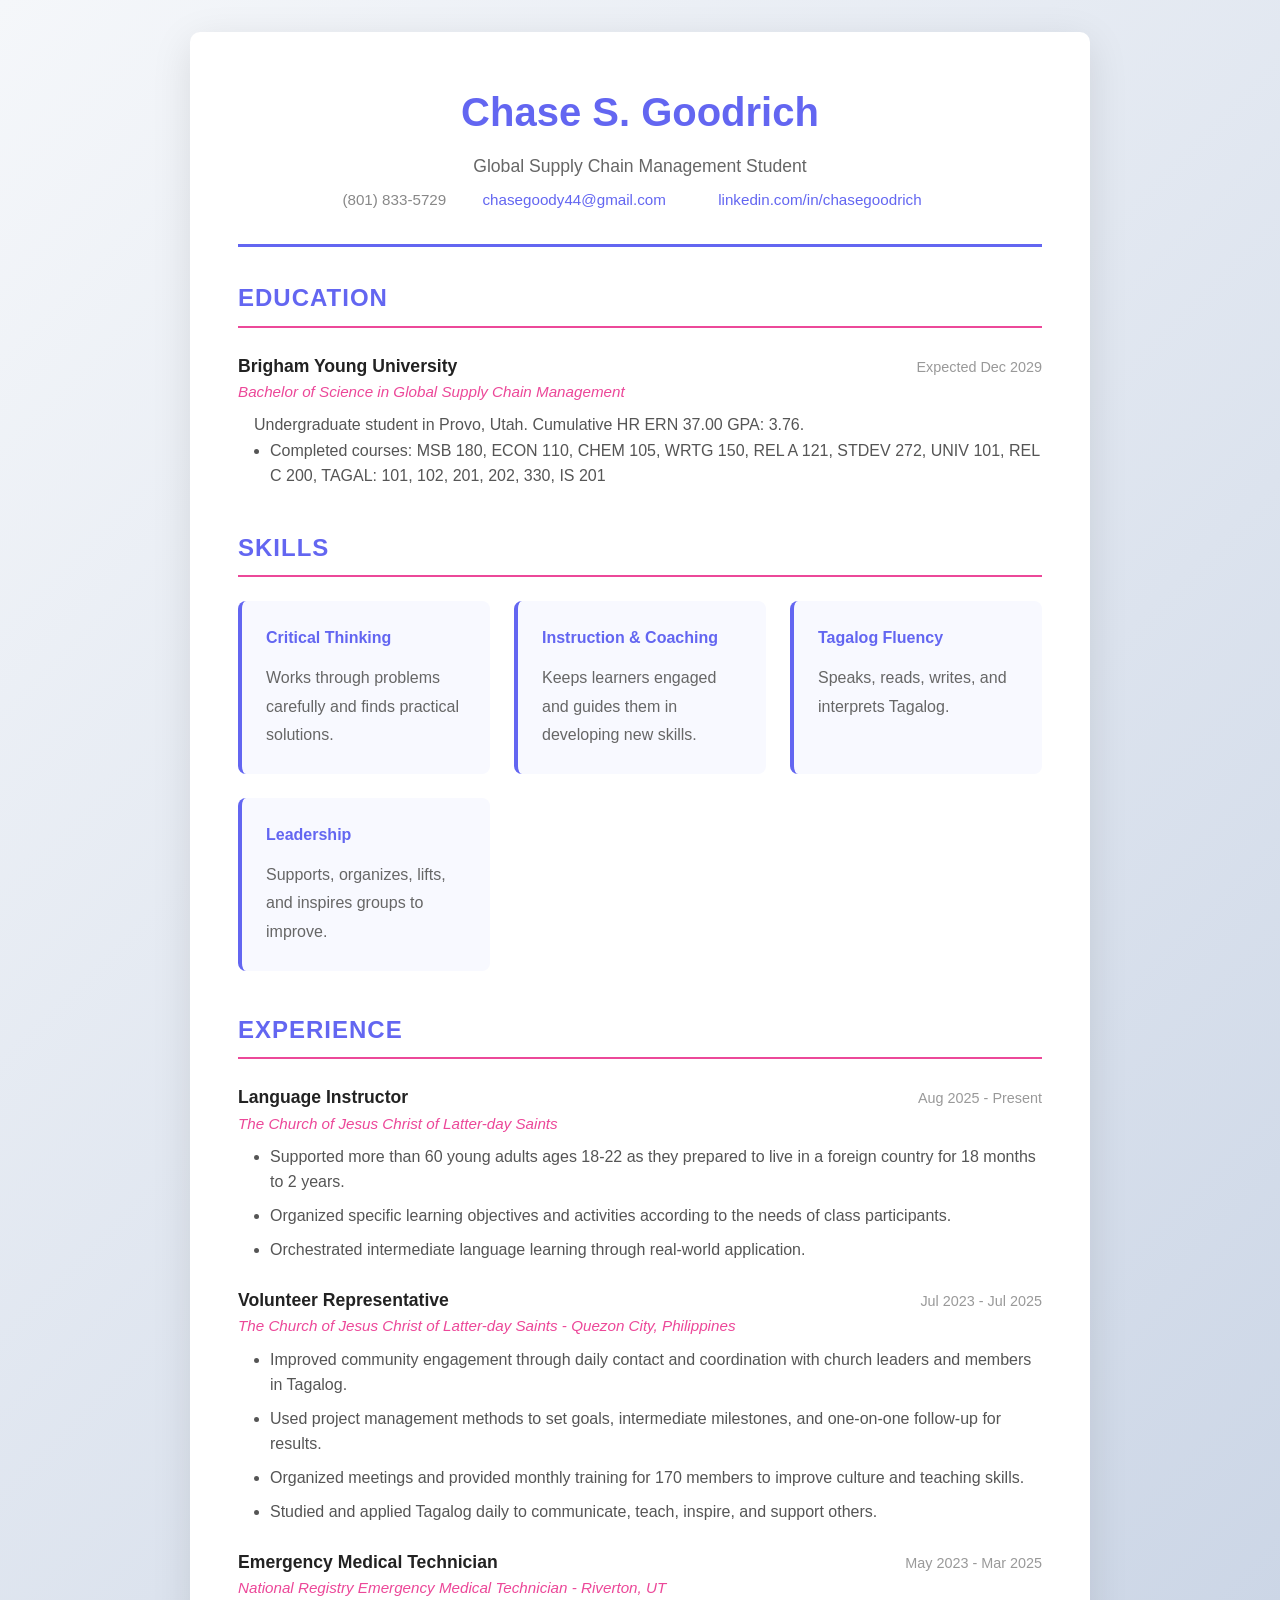
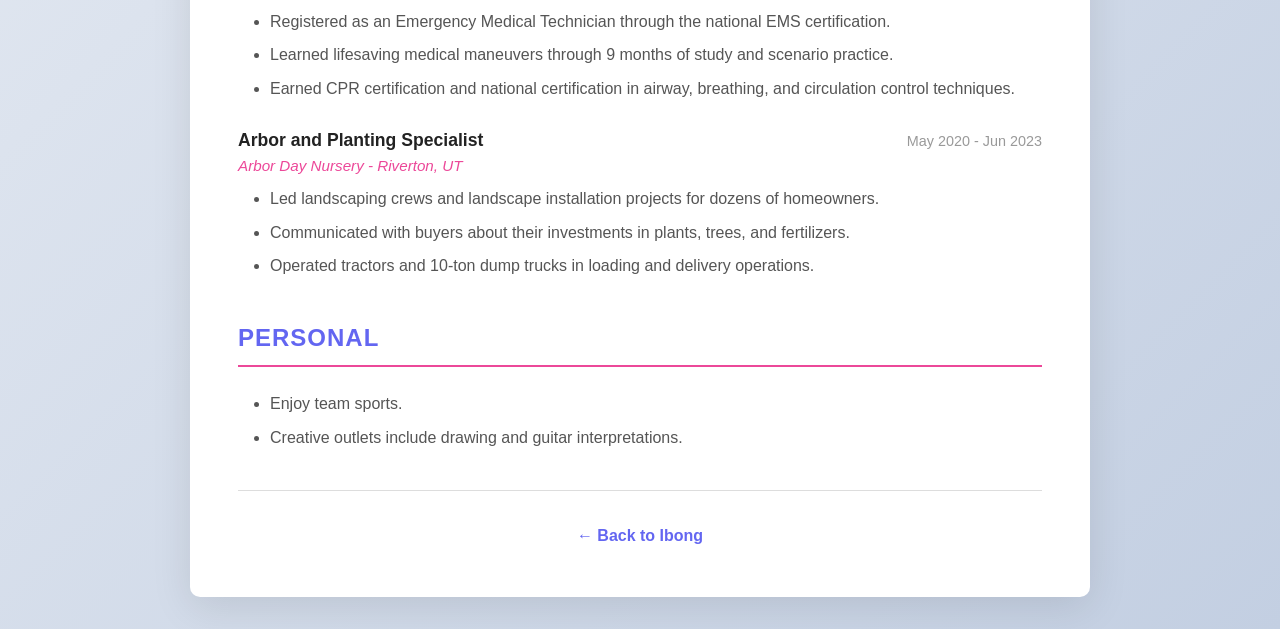
<file: html/resume.html>
<!DOCTYPE html>
<html lang="en">
<head>
    <meta charset="UTF-8">
    <meta name="viewport" content="width=device-width, initial-scale=1.0">
    <title>Chase Goodrich - Resume</title>
    <style>
        * {
            margin: 0;
            padding: 0;
            box-sizing: border-box;
        }

        body {
            font-family: 'Segoe UI', Tahoma, Geneva, Verdana, sans-serif;
            line-height: 1.6;
            color: #333;
            background: linear-gradient(135deg, #f5f7fa 0%, #c3cfe2 100%);
            padding: 2rem;
            min-height: 100vh;
        }

        .container {
            max-width: 900px;
            margin: 0 auto;
            background: white;
            padding: 3rem;
            border-radius: 10px;
            box-shadow: 0 10px 40px rgba(0, 0, 0, 0.1);
        }

        .header {
            text-align: center;
            border-bottom: 3px solid #6366f1;
            padding-bottom: 2rem;
            margin-bottom: 2rem;
        }

        .header h1 {
            font-size: 2.5rem;
            color: #6366f1;
            margin-bottom: 0.5rem;
        }

        .header p {
            font-size: 1.1rem;
            color: #666;
            margin-bottom: 0.5rem;
        }

        .contact-info {
            font-size: 0.95rem;
            color: #888;
        }

        .contact-info span {
            display: inline-block;
            margin: 0 0.5rem;
        }

        .contact-info a {
            color: #6366f1;
            text-decoration: none;
            margin: 0 1rem;
        }

        .section {
            margin-bottom: 2.5rem;
        }

        .section-title {
            font-size: 1.5rem;
            color: #6366f1;
            text-transform: uppercase;
            border-bottom: 2px solid #ec4899;
            padding-bottom: 0.5rem;
            margin-bottom: 1.5rem;
            letter-spacing: 1px;
        }

        .entry {
            margin-bottom: 1.5rem;
        }

        .entry-header {
            display: flex;
            justify-content: space-between;
            align-items: baseline;
            margin-bottom: 0.5rem;
        }

        .entry-title {
            font-size: 1.1rem;
            font-weight: 600;
            color: #222;
        }

        .entry-subtitle {
            font-size: 0.95rem;
            color: #ec4899;
            font-style: italic;
        }

        .entry-date {
            font-size: 0.9rem;
            color: #999;
        }

        .entry-description {
            color: #555;
            margin-left: 1rem;
        }

        .entry-description li {
            margin-left: 1rem;
            margin-bottom: 0.5rem;
        }

        .skills-grid {
            display: grid;
            grid-template-columns: repeat(auto-fit, minmax(250px, 1fr));
            gap: 1.5rem;
        }

        .skill-category {
            background: #f8f9ff;
            padding: 1.5rem;
            border-radius: 8px;
            border-left: 4px solid #6366f1;
        }

        .skill-category h3 {
            color: #6366f1;
            margin-bottom: 0.8rem;
            font-size: 1rem;
        }

        .skill-category p {
            color: #666;
            line-height: 1.8;
        }

        .back-link {
            text-align: center;
            margin-top: 2rem;
            padding-top: 2rem;
            border-top: 1px solid #ddd;
        }

        .back-link a {
            color: #6366f1;
            text-decoration: none;
            font-weight: 600;
            font-size: 1rem;
        }

        .back-link a:hover {
            text-decoration: underline;
        }

        @media (max-width: 768px) {
            .container {
                padding: 1.5rem;
            }

            .header h1 {
                font-size: 1.8rem;
            }

            .entry-header {
                flex-direction: column;
            }

            .entry-date {
                margin-top: 0.5rem;
            }

            .skills-grid {
                grid-template-columns: 1fr;
            }
        }
    </style>
</head>
<body>
    <div class="container">
        <!-- Header -->
        <div class="header">
            <h1>Chase S. Goodrich</h1>
            <p>Global Supply Chain Management Student</p>
            <div class="contact-info">
                <span>(801) 833-5729</span>
                <span><a href="mailto:chasegoody44@gmail.com">chasegoody44@gmail.com</a></span>
                <span><a href="https://www.linkedin.com/in/chasegoodrich">linkedin.com/in/chasegoodrich</a></span>
            </div>
        </div>

        <!-- Education -->
        <div class="section">
            <h2 class="section-title">Education</h2>
            <div class="entry">
                <div class="entry-header">
                    <div>
                        <div class="entry-title">Brigham Young University</div>
                        <div class="entry-subtitle">Bachelor of Science in Global Supply Chain Management</div>
                    </div>
                    <div class="entry-date">Expected Dec 2029</div>
                </div>
                <div class="entry-description">
                    <p>Undergraduate student in Provo, Utah. Cumulative HR ERN 37.00 GPA: 3.76.</p>
                    <ul>
                        <li>Completed courses: MSB 180, ECON 110, CHEM 105, WRTG 150, REL A 121, STDEV 272, UNIV 101, REL C 200, TAGAL: 101, 102, 201, 202, 330, IS 201</li>
                    </ul>
                </div>
            </div>
        </div>

        <!-- Skills -->
        <div class="section">
            <h2 class="section-title">Skills</h2>
            <div class="skills-grid">
                <div class="skill-category">
                    <h3>Critical Thinking</h3>
                    <p>Works through problems carefully and finds practical solutions.</p>
                </div>
                <div class="skill-category">
                    <h3>Instruction &amp; Coaching</h3>
                    <p>Keeps learners engaged and guides them in developing new skills.</p>
                </div>
                <div class="skill-category">
                    <h3>Tagalog Fluency</h3>
                    <p>Speaks, reads, writes, and interprets Tagalog.</p>
                </div>
                <div class="skill-category">
                    <h3>Leadership</h3>
                    <p>Supports, organizes, lifts, and inspires groups to improve.</p>
                </div>
            </div>
        </div>

        <!-- Experience -->
        <div class="section">
            <h2 class="section-title">Experience</h2>
            <div class="entry">
                <div class="entry-header">
                    <div>
                        <div class="entry-title">Language Instructor</div>
                        <div class="entry-subtitle">The Church of Jesus Christ of Latter-day Saints</div>
                    </div>
                    <div class="entry-date">Aug 2025 - Present</div>
                </div>
                <div class="entry-description">
                    <ul>
                        <li>Supported more than 60 young adults ages 18-22 as they prepared to live in a foreign country for 18 months to 2 years.</li>
                        <li>Organized specific learning objectives and activities according to the needs of class participants.</li>
                        <li>Orchestrated intermediate language learning through real-world application.</li>
                    </ul>
                </div>
            </div>

            <div class="entry">
                <div class="entry-header">
                    <div>
                        <div class="entry-title">Volunteer Representative</div>
                        <div class="entry-subtitle">The Church of Jesus Christ of Latter-day Saints - Quezon City, Philippines</div>
                    </div>
                    <div class="entry-date">Jul 2023 - Jul 2025</div>
                </div>
                <div class="entry-description">
                    <ul>
                        <li>Improved community engagement through daily contact and coordination with church leaders and members in Tagalog.</li>
                        <li>Used project management methods to set goals, intermediate milestones, and one-on-one follow-up for results.</li>
                        <li>Organized meetings and provided monthly training for 170 members to improve culture and teaching skills.</li>
                        <li>Studied and applied Tagalog daily to communicate, teach, inspire, and support others.</li>
                    </ul>
                </div>
            </div>

            <div class="entry">
                <div class="entry-header">
                    <div>
                        <div class="entry-title">Emergency Medical Technician</div>
                        <div class="entry-subtitle">National Registry Emergency Medical Technician - Riverton, UT</div>
                    </div>
                    <div class="entry-date">May 2023 - Mar 2025</div>
                </div>
                <div class="entry-description">
                    <ul>
                        <li>Registered as an Emergency Medical Technician through the national EMS certification.</li>
                        <li>Learned lifesaving medical maneuvers through 9 months of study and scenario practice.</li>
                        <li>Earned CPR certification and national certification in airway, breathing, and circulation control techniques.</li>
                    </ul>
                </div>
            </div>

            <div class="entry">
                <div class="entry-header">
                    <div>
                        <div class="entry-title">Arbor and Planting Specialist</div>
                        <div class="entry-subtitle">Arbor Day Nursery - Riverton, UT</div>
                    </div>
                    <div class="entry-date">May 2020 - Jun 2023</div>
                </div>
                <div class="entry-description">
                    <ul>
                        <li>Led landscaping crews and landscape installation projects for dozens of homeowners.</li>
                        <li>Communicated with buyers about their investments in plants, trees, and fertilizers.</li>
                        <li>Operated tractors and 10-ton dump trucks in loading and delivery operations.</li>
                    </ul>
                </div>
            </div>
        </div>

        <!-- Personal -->
        <div class="section">
            <h2 class="section-title">Personal</h2>
            <div class="entry">
                <div class="entry-description">
                    <ul>
                        <li>Enjoy team sports.</li>
                        <li>Creative outlets include drawing and guitar interpretations.</li>
                    </ul>
                </div>
            </div>
        </div>

        <!-- Back Link -->
        <div class="back-link">
            <a href="../index.html">&larr; Back to Ibong</a>
        </div>
    </div>
</body>
</html>
</file>
<file: css/scratch-styles.css>
/* Root and Body Styles */
:root {
    --primary-color: #6366f1;
    --secondary-color: #ec4899;
    --accent-color: #f59e0b;
    --dark-bg: #0f172a;
    --light-text: #f1f5f9;
    --card-bg: #1e293b;
}

* {
    margin: 0;
    padding: 0;
    box-sizing: border-box;
}

body {
    background: linear-gradient(135deg, #0f172a 0%, #1e293b 50%, #334155 100%);
    background-attachment: fixed;
    color: var(--light-text);
    font-family: 'Segoe UI', Tahoma, Geneva, Verdana, sans-serif;
    line-height: 1.6;
}

/* Header Section */
header {
    background: rgba(15, 23, 42, 0.95);
    padding: 1rem 0;
    border-bottom: 3px solid var(--primary-color);
    box-shadow: 0 4px 15px rgba(99, 102, 241, 0.2);
    position: sticky;
    top: 0;
    z-index: 100;
}

.header-content {
    max-width: 1200px;
    margin: 0 auto;
    padding: 0 20px;
    display: flex;
    justify-content: space-between;
    align-items: center;
}

.brand-logo {
    font-size: 1.5rem;
    font-weight: bold;
    background: linear-gradient(135deg, var(--primary-color), var(--secondary-color));
    -webkit-background-clip: text;
    -webkit-text-fill-color: transparent;
    background-clip: text;
}

nav a {
    color: var(--light-text);
    text-decoration: none;
    margin-left: 1.5rem;
    transition: color 0.3s ease;
    font-size: 0.9rem;
}

nav {
    display: flex;
    align-items: center;
    gap: 1.5rem;
}

nav a {
    margin-left: 0;
    white-space: nowrap;
}

nav a:hover {
    color: var(--primary-color);
}

/* Main Container */
.container {
    max-width: 1200px;
    margin: 0 auto;
    padding: 0 20px;
}

/* Hero Section */
.hero {
    text-align: center;
    padding: 6rem 2rem;
    background: linear-gradient(135deg, rgba(15, 23, 42, 0.4), rgba(30, 41, 59, 0.4)), url('../assets/img/logo.for.top.png');
    background-size: cover;
    background-position: center;
    background-repeat: no-repeat;
    margin: 0;
    max-width: 100%;
    width: 100%;
    min-height: 500px;
    display: flex;
    flex-direction: column;
    justify-content: center;
    align-items: center;
}

.hero h1 {
    font-size: 3.5rem;
    font-family: 'Georgia', serif;
    color: var(--light-text);
    margin-bottom: 1rem;
    letter-spacing: 2px;
    text-shadow: 2px 2px 8px rgba(0, 0, 0, 0.7);
}

.hero p {
    font-size: 1.3rem;
    color: #e2e8f0;
    margin-bottom: 2rem;
}

/* Content Divs for Positioning */
.content-section {
    background: var(--card-bg);
    padding: 2.5rem;
    margin: 2rem auto;
    border-radius: 12px;
    max-width: 900px;
    border-left: 4px solid var(--primary-color);
    box-shadow: 0 8px 25px rgba(0, 0, 0, 0.3);
}

.features-grid {
    display: grid;
    grid-template-columns: repeat(auto-fit, minmax(250px, 1fr));
    gap: 2rem;
    margin: 2rem auto;
    max-width: 900px;
}

.feature-card {
    background: rgba(30, 41, 59, 0.8);
    padding: 2rem;
    border-radius: 10px;
    border: 2px solid var(--primary-color);
    transition: transform 0.3s, box-shadow 0.3s;
    display: block;
    cursor: pointer;
}

.feature-card:hover {
    transform: translateY(-5px);
    box-shadow: 0 12px 30px rgba(99, 102, 241, 0.3);
}

.feature-card h3 {
    color: var(--accent-color);
    margin-bottom: 1rem;
    font-size: 1.3rem;
}

/* Word Styling */
h2 {
    font-size: 2.2rem;
    font-family: 'Courier New', monospace;
    color: var(--primary-color);
    margin-bottom: 1.5rem;
    text-transform: uppercase;
    letter-spacing: 1px;
}

h3 {
    color: var(--secondary-color);
    font-size: 1.5rem;
    margin-top: 1.5rem;
}

p {
    font-size: 1rem;
    color: #cbd5e1;
    line-height: 1.8;
}

/* Image Styling */
.image-showcase {
    margin: 2rem 0;
    text-align: center;
}

.image-showcase img {
    max-width: 100%;
    height: auto;
    border-radius: 10px;
    box-shadow: 0 8px 25px rgba(99, 102, 241, 0.3);
    transition: transform 0.3s;
}

.image-showcase img:hover {
    transform: scale(1.05);
}

/* Video Container */
.video-container {
    position: relative;
    width: 100%;
    max-width: 800px;
    margin: 2rem auto;
    padding-bottom: 56.25%;
    height: 0;
    overflow: hidden;
    border-radius: 10px;
    background: #000;
}

.video-container iframe {
    position: absolute;
    top: 0;
    left: 0;
    width: 100%;
    height: 100%;
    border: none;
    border-radius: 10px;
}

/* List Styles */
.list-section {
    background: rgba(236, 72, 153, 0.05);
    padding: 2rem;
    border-radius: 10px;
    margin: 2rem auto;
    max-width: 800px;
}

ol {
    counter-reset: section;
    list-style: none;
    padding-left: 0;
}

ol li {
    counter-increment: section;
    margin-bottom: 1.5rem;
    padding-left: 3rem;
    position: relative;
}

ol li::before {
    content: counter(section);
    position: absolute;
    left: 0;
    top: 0;
    background: var(--primary-color);
    color: white;
    width: 2.5rem;
    height: 2.5rem;
    border-radius: 50%;
    display: flex;
    align-items: center;
    justify-content: center;
    font-weight: bold;
}

ul {
    list-style-position: inside;
}

ul li {
    margin-bottom: 0.8rem;
    color: #cbd5e1;
    position: relative;
    padding-left: 1.5rem;
}

ul li::before {
    content: "→";
    position: absolute;
    left: 0;
    color: var(--secondary-color);
    font-weight: bold;
}

/* Tableau Container */
.tableau-container {
    margin: 3rem auto;
    padding: 2rem;
    background: var(--card-bg);
    border-radius: 12px;
    max-width: 1000px;
    box-shadow: 0 8px 25px rgba(0, 0, 0, 0.3);
    border: 2px solid var(--accent-color);
}

.tableau-container h2 {
    text-align: center;
    margin-bottom: 2rem;
}

#tableau-embed {
    width: 100%;
    border-radius: 8px;
}



/* Anchor Styling */
a[href^="#"] {
    color: var(--accent-color);
    text-decoration: none;
    font-weight: 600;
    border-bottom: 2px solid transparent;
    transition: border-color 0.3s;
}

a[href^="#"]:hover {
    border-bottom-color: var(--accent-color);
}

/* Footer */
footer {
    text-align: center;
    padding: 2rem;
    background: rgba(15, 23, 42, 0.95);
    border-top: 2px solid var(--primary-color);
    margin-top: 3rem;
    color: #cbd5e1;
}

footer p {
   }
</file>
